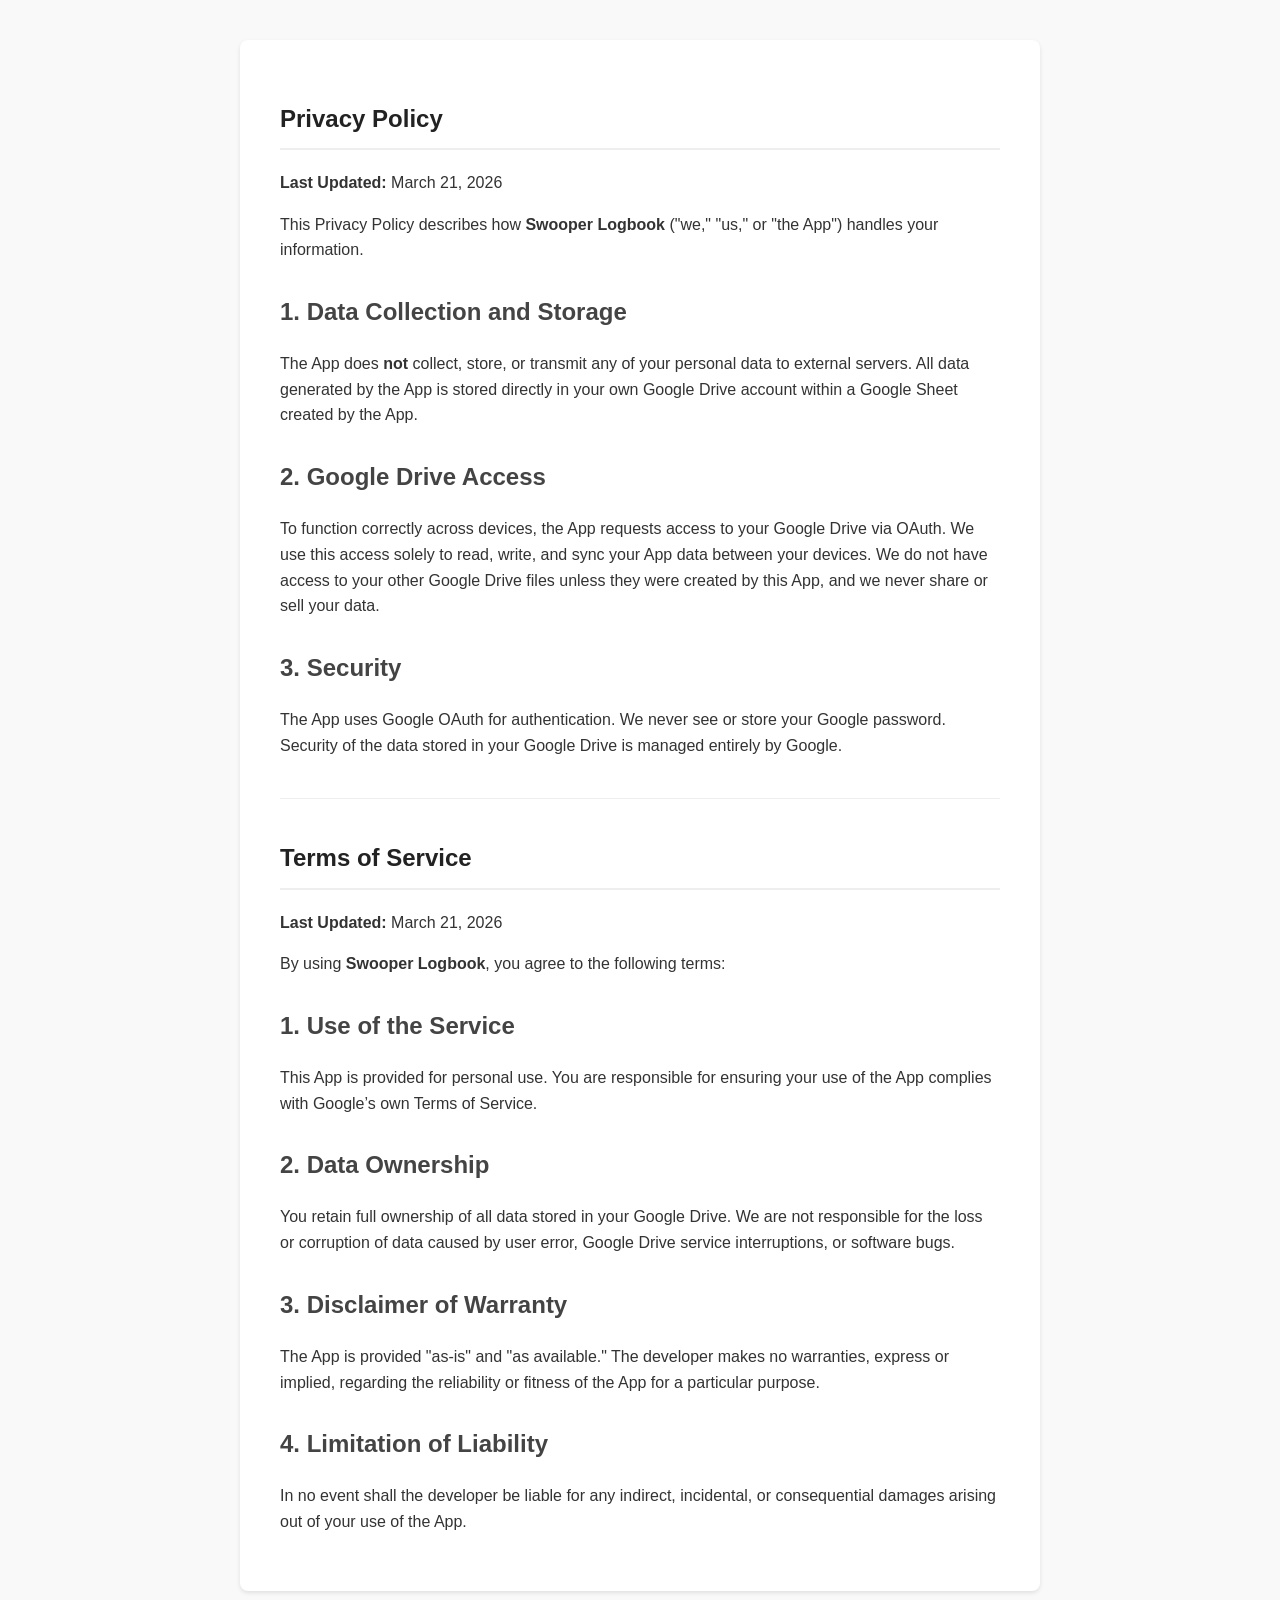
<file: privacy-policy.html>
<!DOCTYPE html>
<html lang="en">
<head>
    <meta charset="UTF-8">
    <meta name="viewport" content="width=device-width, initial-scale=1.0">
    <title>Privacy Policy & Terms of Service | Swooper Logbook</title>
    <style>
        body {
            font-family: -apple-system, BlinkMacSystemFont, "Segoe UI", Roboto, Helvetica, Arial, sans-serif;
            line-height: 1.6;
            color: #333;
            max-width: 800px;
            margin: 0 auto;
            padding: 40px 20px;
            background-color: #f9f9f9;
        }
        .container {
            background: #fff;
            padding: 40px;
            border-radius: 8px;
            box-shadow: 0 2px 4px rgba(0,0,0,0.1);
        }
        h1 { color: #222; border-bottom: 2px solid #eee; padding-bottom: 10px; }
        h2 { color: #444; margin-top: 30px; }
        hr { border: 0; height: 1px; background: #eee; margin: 40px 0; }
        .footer { font-size: 0.9em; color: #777; margin-top: 20px; }
    </style>
</head>
<body>

<div class="container">
    <section id="privacy">
        <h1>Privacy Policy</h1>
        <p><strong>Last Updated:</strong> March 21, 2026</p>
        <p>This Privacy Policy describes how <strong>Swooper Logbook</strong> ("we," "us," or "the App") handles your information.</p>

        <h2>1. Data Collection and Storage</h2>
        <p>The App does <strong>not</strong> collect, store, or transmit any of your personal data to external servers. All data generated by the App is stored directly in your own Google Drive account within a Google Sheet created by the App.</p>

        <h2>2. Google Drive Access</h2>
        <p>To function correctly across devices, the App requests access to your Google Drive via OAuth. We use this access solely to read, write, and sync your App data between your devices. We do not have access to your other Google Drive files unless they were created by this App, and we never share or sell your data.</p>

        <h2>3. Security</h2>
        <p>The App uses Google OAuth for authentication. We never see or store your Google password. Security of the data stored in your Google Drive is managed entirely by Google.</p>
    </section>

    <hr>

    <section id="terms">
        <h1>Terms of Service</h1>
        <p><strong>Last Updated:</strong> March 21, 2026</p>
        <p>By using <strong>Swooper Logbook</strong>, you agree to the following terms:</p>

        <h2>1. Use of the Service</h2>
        <p>This App is provided for personal use. You are responsible for ensuring your use of the App complies with Google’s own Terms of Service.</p>

        <h2>2. Data Ownership</h2>
        <p>You retain full ownership of all data stored in your Google Drive. We are not responsible for the loss or corruption of data caused by user error, Google Drive service interruptions, or software bugs.</p>

        <h2>3. Disclaimer of Warranty</h2>
        <p>The App is provided "as-is" and "as available." The developer makes no warranties, express or implied, regarding the reliability or fitness of the App for a particular purpose.</p>

        <h2>4. Limitation of Liability</h2>
        <p>In no event shall the developer be liable for any indirect, incidental, or consequential damages arising out of your use of the App.</p>
    </section>

</div>

</body>
</html>
</file>
